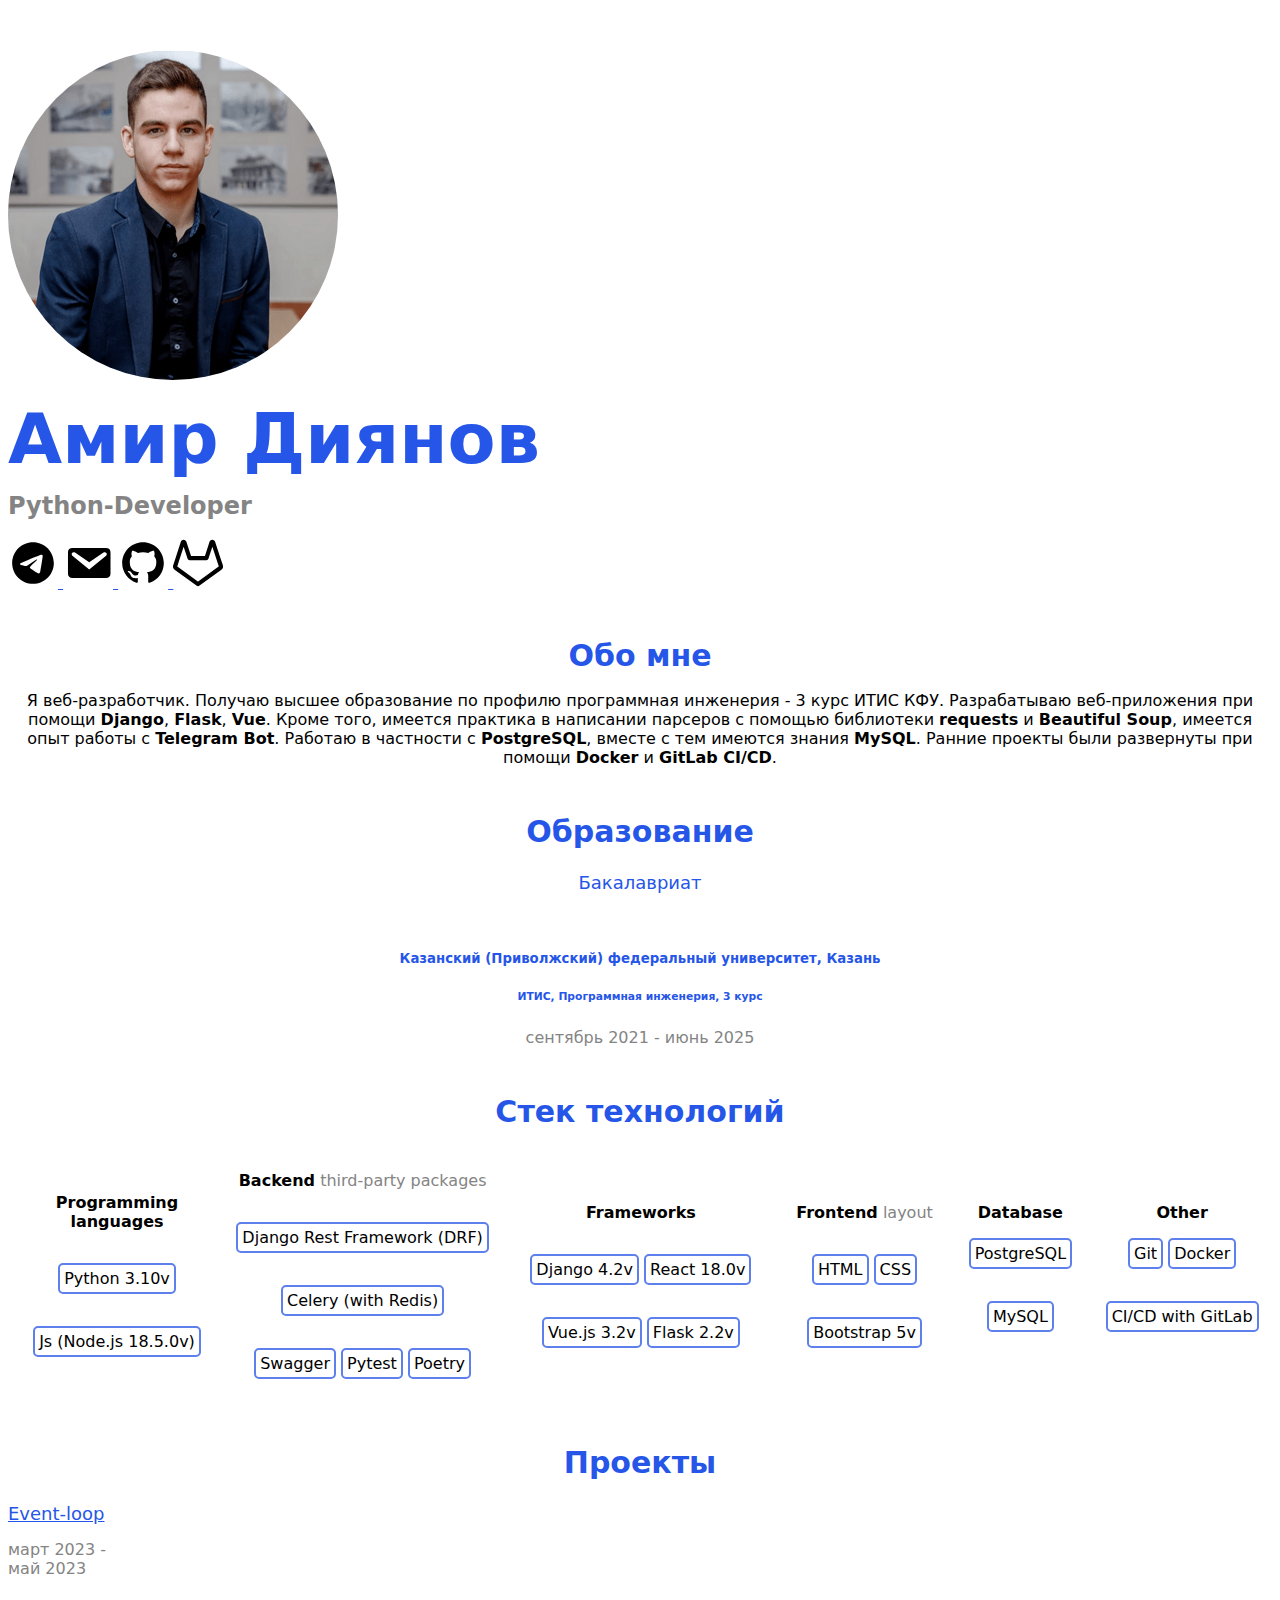
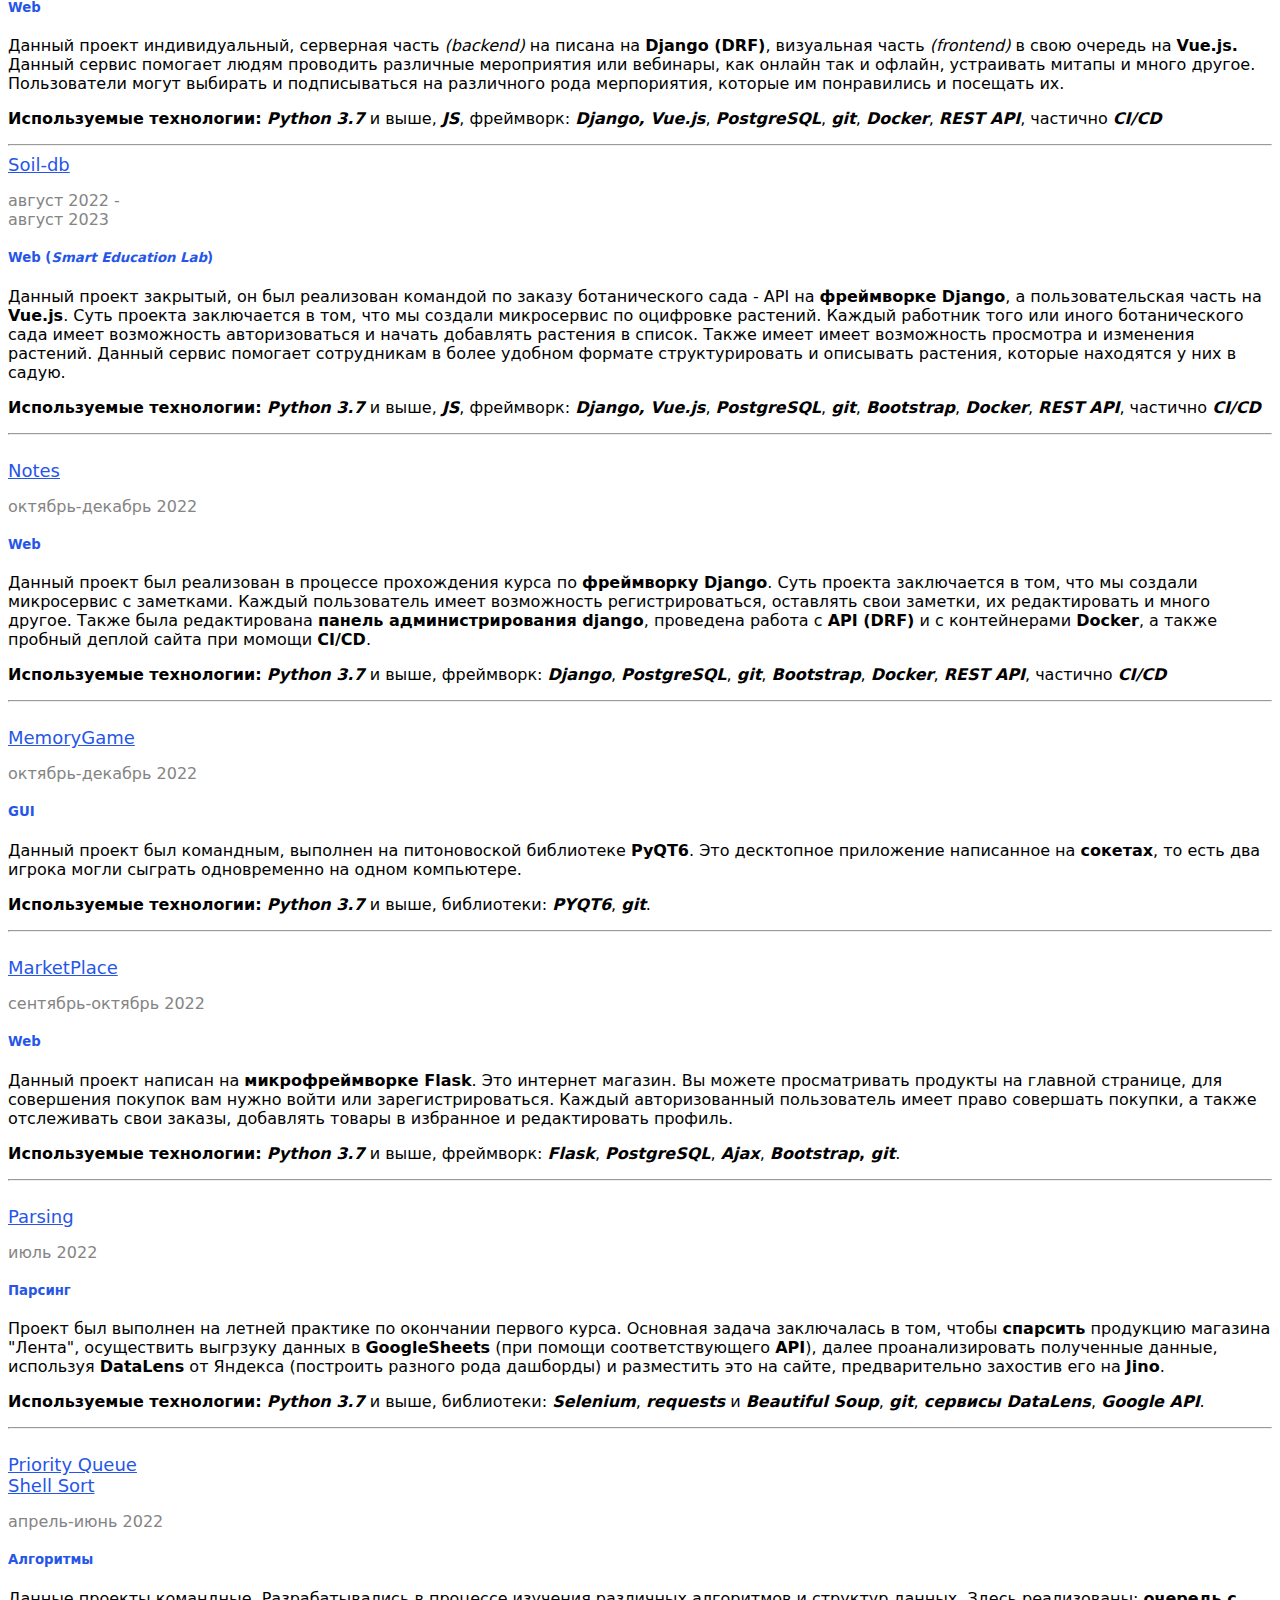
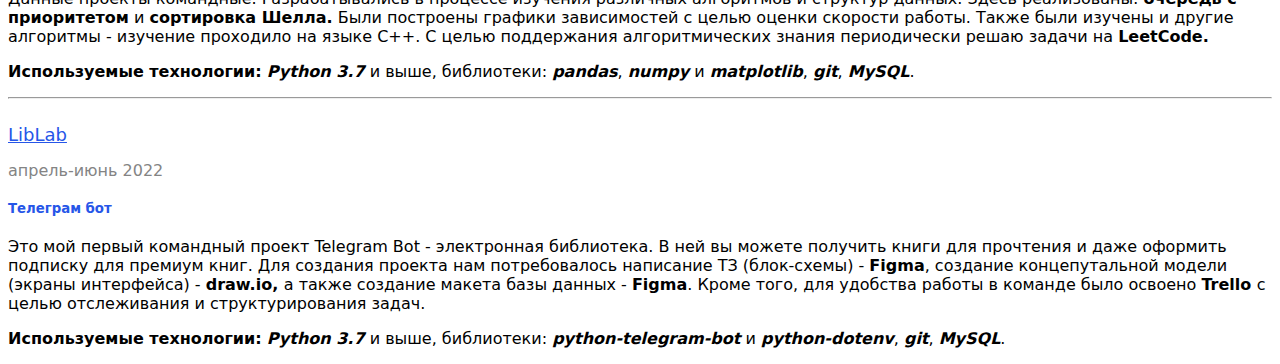
<file: index.html>
<!DOCTYPE html>
<html lang="ru">
<head>
    <meta charset="utf-8">
    <meta name="viewport" content="width=device-width, initial-scale=1.0">
    <title>Амир Диянов</title>
    <link rel="stylesheet" href="styles/style.css">
    <link href="https://cdn.jsdelivr.net/npm/bootstrap@5.2.3/dist/css/bootstrap.min.css" rel="stylesheet"
          integrity="sha384-rbsA2VBKQhggwzxH7pPCaAqO46MgnOM80zW1RWuH61DGLwZJEdK2Kadq2F9CUG65" crossorigin="anonymous">
    <script src="https://cdn.jsdelivr.net/npm/bootstrap@5.2.3/dist/js/bootstrap.bundle.min.js"
            integrity="sha384-kenU1KFdBIe4zVF0s0G1M5b4hcpxyD9F7jL+jjXkk+Q2h455rYXK/7HAuoJl+0I4"
            crossorigin="anonymous"></script>

    <meta property="og:title" content="Диянов Амир Junior Python-Dev">
    <meta property="og:description" content="Резюме">
    <meta property="og:image" content="https://example.com/image.jpg">
    <meta property="og:url" content="https://example.com/">
</head>
<body>
<header class="container" style="margin-top: 50px;">
    <div class="row justify-content-md-center">
        <div class="col col-lg-1"></div>
        <div class="col col-lg-2 image">
            <img src="images/photo.png">
        </div>
        <div class="col-md-auto main">
            <h1>Амир Диянов</h1>
            <h2>Python-Developer</h2>
            <div class="social_icons">
                <a href="https://t.me/diyanovamir" target="blank">
                    <svg width="50px" height="50px" viewBox="0 0 24 24" fill="none" xmlns="http://www.w3.org/2000/svg">
                        <path fill-rule="evenodd" clip-rule="evenodd"
                              d="M22 12C22 17.5228 17.5228 22 12 22C6.47715 22 2 17.5228 2 12C2 6.47715 6.47715 2 12 2C17.5228 2 22 6.47715 22 12ZM12.3583 9.38244C11.3857 9.787 9.44177 10.6243 6.52657 11.8944C6.05318 12.0827 5.8052 12.2669 5.78263 12.4469C5.74448 12.7513 6.12559 12.8711 6.64455 13.0343C6.71515 13.0565 6.78829 13.0795 6.86327 13.1038C7.37385 13.2698 8.06068 13.464 8.41773 13.4717C8.74161 13.4787 9.1031 13.3452 9.50219 13.0711C12.226 11.2325 13.632 10.3032 13.7202 10.2831C13.7825 10.269 13.8688 10.2512 13.9273 10.3032C13.9858 10.3552 13.98 10.4536 13.9738 10.48C13.9361 10.641 12.4401 12.0318 11.6659 12.7515C11.4246 12.9759 11.2534 13.135 11.2184 13.1714C11.14 13.2528 11.0601 13.3298 10.9833 13.4038C10.509 13.8611 10.1532 14.204 11.003 14.764C11.4114 15.0331 11.7381 15.2556 12.0641 15.4776C12.4201 15.7201 12.7752 15.9619 13.2347 16.2631C13.3517 16.3398 13.4635 16.4195 13.5724 16.4971C13.9867 16.7925 14.3589 17.0579 14.8188 17.0155C15.086 16.991 15.362 16.7397 15.5022 15.9903C15.8335 14.2193 16.4847 10.382 16.6352 8.80081C16.6484 8.66228 16.6318 8.48498 16.6185 8.40715C16.6051 8.32932 16.5773 8.21842 16.4761 8.13633C16.3563 8.03911 16.1714 8.01861 16.0886 8.02C15.7125 8.0267 15.1354 8.22735 12.3583 9.38244Z"
                              fill="#000000"/>
                    </svg>
                </a>
                <a href="mailto:amirdianov@gmail.com" target="blank">
                    <svg width="50px" height="50px" viewBox="0 0 20 20" xmlns="http://www.w3.org/2000/svg">
                        <rect x="0" fill="none" width="20" height="20"/>
                        <g>
                            <path d="M3.87 4h13.25C18.37 4 19 4.59 19 5.79v8.42c0 1.19-.63 1.79-1.88 1.79H3.87c-1.25 0-1.88-.6-1.88-1.79V5.79c0-1.2.63-1.79 1.88-1.79zm6.62 8.6l6.74-5.53c.24-.2.43-.66.13-1.07-.29-.41-.82-.42-1.17-.17l-5.7 3.86L4.8 5.83c-.35-.25-.88-.24-1.17.17-.3.41-.11.87.13 1.07z"/>
                        </g>
                    </svg>
                </a>
                <a href="https://github.com/amirdianov" target="blank">
                    <svg width="50px" height="50px" viewBox="0 0 24 24" fill="none" xmlns="http://www.w3.org/2000/svg">
                        <path fill-rule="evenodd" clip-rule="evenodd"
                              d="M12 2C6.475 2 2 6.475 2 12C2 16.425 4.8625 20.1625 8.8375 21.4875C9.3375 21.575 9.525 21.275 9.525 21.0125C9.525 20.775 9.5125 19.9875 9.5125 19.15C7 19.6125 6.35 18.5375 6.15 17.975C6.0375 17.6875 5.55 16.8 5.125 16.5625C4.775 16.375 4.275 15.9125 5.1125 15.9C5.9 15.8875 6.4625 16.625 6.65 16.925C7.55 18.4375 8.9875 18.0125 9.5625 17.75C9.65 17.1 9.9125 16.6625 10.2 16.4125C7.975 16.1625 5.65 15.3 5.65 11.475C5.65 10.3875 6.0375 9.4875 6.675 8.7875C6.575 8.5375 6.225 7.5125 6.775 6.1375C6.775 6.1375 7.6125 5.875 9.525 7.1625C10.325 6.9375 11.175 6.825 12.025 6.825C12.875 6.825 13.725 6.9375 14.525 7.1625C16.4375 5.8625 17.275 6.1375 17.275 6.1375C17.825 7.5125 17.475 8.5375 17.375 8.7875C18.0125 9.4875 18.4 10.375 18.4 11.475C18.4 15.3125 16.0625 16.1625 13.8375 16.4125C14.2 16.725 14.5125 17.325 14.5125 18.2625C14.5125 19.6 14.5 20.675 14.5 21.0125C14.5 21.275 14.6875 21.5875 15.1875 21.4875C17.1727 20.8173 18.8977 19.5415 20.1198 17.8395C21.3419 16.1376 21.9995 14.0953 22 12C22 6.475 17.525 2 12 2Z"
                              fill="#000000"/>
                    </svg>
                </a>
                <a href="https://gitlab.com/amirdianov" target="blank">
                    <svg width="50px" height="50px" viewBox="0 0 24 24" xmlns="http://www.w3.org/2000/svg" fill="none"
                         stroke="#000000" stroke-width="2" stroke-linecap="round" stroke-linejoin="round"
                         class="feather feather-gitlab">
                        <path d="M22.65 14.39L12 22.13 1.35 14.39a.84.84 0 0 1-.3-.94l1.22-3.78 2.44-7.51A.42.42 0 0 1 4.82 2a.43.43 0 0 1 .58 0 .42.42 0 0 1 .11.18l2.44 7.49h8.1l2.44-7.51A.42.42 0 0 1 18.6 2a.43.43 0 0 1 .58 0 .42.42 0 0 1 .11.18l2.44 7.51L23 13.45a.84.84 0 0 1-.35.94z"></path>
                    </svg>
                </a>
            </div>
        </div>
        <div class="col col-lg-1"></div>
    </div>
</header>
<div class="container" style="margin-top: 50px">
    <main id='main'>
        <div class="row justify-content-md-center">
            <div class="col-md-12">
                <section class="information" style="text-align: center; margin-bottom: 50px">
                    <h2>Обо мне</h2>
                    <p>Я веб-разработчик. Получаю высшее образование по профилю программная инженерия - 3 курс ИТИС КФУ.
                        Разрабатываю веб-приложения при помощи <b>Django</b>, <b>Flask</b>, <b>Vue</b>.
                        Кроме того, имеется практика в написании парсеров с помощью библиотеки <b>requests</b> и <b>Beautiful
                            Soup</b>, имеется опыт работы с <b>Telegram Bot</b>. Работаю в частности с <b>PostgreSQL</b>,
                        вместе с
                        тем
                        имеются знания <b>MySQL</b>. Ранние проекты были развернуты при помощи <b>Docker</b> и <b>GitLab
                            CI/CD</b>.</p>
                </section>
                <section class="education" style="text-align: center; margin-bottom: 50px">
                    <h2>Образование</h2>
                    <div class="container" style="margin-top: 25px">
                        <div class="row">
                            <div class="col-2 gx-0">
                                <p class="left">Бакалавриат</p>
                                <br>
                            </div>
                            <div class="col-8 gx-0 right">
                                <h5>Казанский (Приволжский) федеральный университет, Казань </h5>
                                <h6>ИТИС, Программная инженерия, 3 курс</h6>
                            </div>
                            <div class="col-2 gx-0 text-muted">
                                <p>сентябрь 2021 - июнь 2025</p>
                            </div>

                        </div>
                    </div>
                </section>
                <section class="technology" style="text-align: center; margin-bottom: 50px">
                    <h2>Стек технологий</h2>
                    <div class="container text-center" style="margin-top: 25px">
                        <table style="width: 100%">
                            <tr>
                                <td>
                                    <div class="col-auto gx-0 pt-1">
                                        <p><b>Programming languages</b></p>
                                    </div>
                                    <div class="col-auto gx-10">
                                        <p class="tag">Python 3.10v</p>
                                        <p class="tag">Js (Node.js 18.5.0v)</p>
                                    </div>
                                </td>
                                <td>
                                    <div class="col-auto gx-0 pt-1">
                                        <div>
                                            <b style="display: inline-block">Backend</b>
                                            <p class="text-muted" style="display:inline-block;">third-party packages</p>
                                        </div>
                                    </div>
                                    <div class="col-auto gx-10">
                                        <p class="tag">Django Rest Framework (DRF)</p>
                                        <p class="tag">Celery (with Redis)</p>
                                        <br>
                                        <p class="tag">Swagger</p>
                                        <p class="tag">Pytest</p>
                                        <p class="tag">Poetry</p>
                                    </div>
                                </td>
                                <td>
                                    <div class="col-auto gx-0 pt-1">
                                        <p><b>Frameworks</b></p>
                                    </div>
                                    <div class="col-auto gx-10">
                                        <p class="tag">Django 4.2v</p>
                                        <p class="tag">React 18.0v</p>
                                        <p class="tag">Vue.js 3.2v</p>
                                        <p class="tag">Flask 2.2v</p>
                                    </div>
                                </td>

                                <td>
                                    <div class="col-auto gx-0 pt-1">
                                        <div>
                                            <b style="display: inline-block">Frontend</b>
                                            <p class="text-muted" style="display:inline-block;">layout</p>
                                        </div>
                                    </div>
                                    <div class="col-auto gx-10">
                                        <p class="tag">HTML</p>
                                        <p class="tag">CSS</p>
                                        <p class="tag">Bootstrap 5v</p>
                                    </div>
                                </td>
                                <td>
                                    <div class="col-auto gx-0 pt-1">
                                        <div>
                                            <b style="display: inline-block">Database</b>
                                        </div>
                                    </div>
                                    <div class="col-auto gx-10">
                                        <p class="tag">PostgreSQL</p>
                                        <p class="tag">MySQL</p>
                                    </div>
                                </td>
                                <td>
                                    <div class="col-auto gx-0 pt-1">
                                        <div>
                                            <b style="display: inline-block">Other</b>
                                        </div>
                                    </div>
                                    <div class="col-auto gx-10">
                                        <p class="tag">Git</p>
                                        <p class="tag">Docker</p>
                                        <p class="tag">CI/CD with GitLab</p>
                                    </div>
                                </td>
                            </tr>
                        </table>
                    </div>
                </section>
                <section class="projects">
                    <h2 style="text-align: center">Проекты</h2>
                    <div class="container" style="margin-top: 25px">
                        <div class="row">
                            <div class="col-2 gx-0">
                                <a href="https://github.com/amirdianov/event-loop-project">Event-loop</a>
                                <br>
                            </div>
                            <div class="col-2 gx-0 text-muted">
                                <p>март 2023 - <br>май 2023</p>
                            </div>
                            <div class="col-8 gx-0">
                                <h5>Web</h5>
                                <p>Данный проект индивидуальный, серверная часть <i>(backend)</i> на писана на <b>Django
                                    (DRF)</b>, визуальная часть <i>(frontend)</i> в свою очередь на <b>Vue.js.</b>
                                    Данный сервис помогает людям проводить различные мероприятия или вебинары, как
                                    онлайн
                                    так и офлайн, устраивать
                                    митапы и много другое. Пользователи могут выбирать и подписываться на различного
                                    рода мерпориятия,
                                    которые им понравились и посещать их.
                                <p><strong>Используемые технологии:</strong>
                                    <b><i>Python 3.7</i></b> и выше, <b><i>JS</i></b>, фреймворк: <b><i>Django,
                                        Vue.js</i></b>,
                                    <b><i>PostgreSQL</i></b>, <b><i>git</i></b>, <b><i>Docker</i></b>, <b><i>REST
                                        API</i></b>, частично
                                    <b><i>CI/CD</i></b>
                            </div>
                        </div>
                        <hr>
                        <div class="row">
                            <div class="col-2 gx-0">
                                <a href="https://soil-db.ya.uenv.ru/">Soil-db</a>
                                <br>
                            </div>
                            <div class="col-2 gx-0 text-muted">
                                <p>август 2022 - <br>
                                    август 2023</p>
                            </div>
                            <div class="col-8 gx-0">
                                <h5>Web (<i>Smart Education Lab</i>)</h5>
                                <p>Данный проект закрытый, он был реализован командой по заказу ботанического сада - API
                                    на
                                    <b>фреймворке Django</b>, а пользовательская часть на <b>Vue.js</b>.
                                    Суть проекта заключается в том, что мы создали микросервис по оцифровке растений.
                                    Каждый
                                    работник того или иного ботанического сада имеет возможность авторизоваться и начать
                                    добавлять растения в список. Также имеет имеет возможность просмотра и изменения
                                    растений. Данный сервис помогает сотрудникам в более удобном формате структурировать
                                    и описывать растения, которые находятся у них в садую.
                                <p><strong>Используемые технологии:</strong>
                                    <b><i>Python 3.7</i></b> и выше, <b><i>JS</i></b>, фреймворк: <b><i>Django,
                                        Vue.js</i></b>,
                                    <b><i>PostgreSQL</i></b>, <b><i>git</i></b>,
                                    <b><i>Bootstrap</i></b>, <b><i>Docker</i></b>, <b><i>REST API</i></b>, частично
                                    <b><i>CI/CD</i></b>
                            </div>
                        </div>
                    </div>
                    <hr>
                    <div class="container" style="margin-top: 25px">
                        <div class="row">
                            <div class="col-2 gx-0">
                                <a href="https://github.com/amirdianov/django-test-notes-project">Notes</a>
                                <br>
                            </div>
                            <div class="col-2 gx-0 text-muted">
                                <p>октябрь-декабрь 2022</p>
                            </div>
                            <div class="col-8 gx-0">
                                <h5>Web</h5>
                                <p>Данный проект был реализован в процессе прохождения курса по <b>фреймворку Django</b>.
                                    Суть проекта заключается в том, что мы создали микросервис с заметками. Каждый
                                    пользователь имеет возможность регистрироваться, оставлять свои заметки, их
                                    редактировать и много другое. Также была редактирована <b>панель администрирования
                                        django</b>, проведена работа с <b>API (DRF)</b> и с контейнерами <b>Docker</b>,
                                    а также
                                    пробный деплой
                                    сайта при момощи <b>CI/CD</b>.
                                <p><strong>Используемые технологии:</strong>
                                    <b><i>Python 3.7</i></b> и выше, фреймворк: <b><i>Django</i></b>,
                                    <b><i>PostgreSQL</i></b>, <b><i>git</i></b>,
                                    <b><i>Bootstrap</i></b>, <b><i>Docker</i></b>, <b><i>REST API</i></b>, частично
                                    <b><i>CI/CD</i></b>
                            </div>
                        </div>
                    </div>
                    <hr>
                    <div class="container" style="margin-top: 25px">
                        <div class="row">
                            <div class="col-2 gx-0">
                                <a href="https://github.com/amirdianov/QT-memory-project">MemoryGame</a>
                                <br>
                            </div>
                            <div class="col-2 gx-0 text-muted">
                                <p>октябрь-декабрь 2022</p>
                            </div>
                            <div class="col-8 gx-0">
                                <h5>GUI</h5>
                                <p>Данный проект был командным, выполнен на питоновоской библиотеке
                                    <strong>PyQT6</strong>. Это десктопное приложение написанное на
                                    <b>сокетах</b>, то есть два игрока могли сыграть одновременно на одном компьютере.
                                <p><strong>Используемые технологии:</strong>
                                    <b><i>Python 3.7</i></b> и выше, библиотеки: <b><i>PYQT6</i></b>, <b><i>git</i></b>.
                            </div>
                        </div>
                    </div>
                    <hr>
                    <div class="container" style="margin-top: 25px">
                        <div class="row">
                            <div class="col-2 gx-0">
                                <a href="https://github.com/amirdianov/flask-marketplace-project">MarketPlace</a>
                                <br>
                            </div>
                            <div class="col-2 gx-0 text-muted">
                                <p>сентябрь-октябрь 2022</p>
                            </div>
                            <div class="col-8 gx-0">
                                <h5>Web</h5>
                                <p>Данный проект написан на <strong>микрофреймворке Flask</strong>. Это интернет
                                    магазин. Вы можете
                                    просматривать продукты на главной странице, для совершения покупок вам нужно войти
                                    или зарегистрироваться. Каждый авторизованный пользователь имеет право совершать
                                    покупки, а также отслеживать свои заказы, добавлять товары в избранное и
                                    редактировать профиль.
                                <p><strong>Используемые технологии:</strong>
                                    <b><i>Python 3.7</i></b> и выше, фреймворк: <b><i>Flask</i></b>,
                                    <b><i>PostgreSQL</i></b>, <b><i>Ajax</i></b>, <b><i>Bootstrap</i>, </b><b><i>git</i></b>.
                            </div>
                        </div>
                    </div>
                    <hr>
                    <div class="container" style="margin-top: 25px">
                        <div class="row">
                            <div class="col-2 gx-0">
                                <a href="#">Parsing</a>
                                <br>
                            </div>
                            <div class="col-2 gx-0 text-muted">
                                <p>июль 2022</p>
                            </div>
                            <div class="col-8 gx-0">
                                <h5>Парсинг</h5>
                                <p>Проект был выполнен на летней практике по окончании первого курса. Основная задача
                                    заключалась в том, чтобы <b>спарсить</b> продукцию магазина "Лента", осуществить
                                    выгрзуку
                                    данных в <b>GoogleSheets</b> (при помощи соответствующего <b>API</b>), далее
                                    проанализировать
                                    полученные данные, используя <b>DataLens</b> от Яндекса (построить разного рода
                                    дашборды) и
                                    разместить это на сайте, предварительно захостив его на <b>Jino</b>.
                                <p><strong>Используемые технологии:</strong>
                                    <b><i>Python 3.7</i></b> и выше, библиотеки: <b><i>Selenium</i></b>,
                                    <b><i>requests</i></b>
                                    и <b><i>Beautiful Soup</i></b>, <b><i>git</i></b>,
                                    <b><i>сервисы DataLens</i></b>, <b><i>Google API</i></b>.
                            </div>
                        </div>
                    </div>
                    <hr>
                    <div class="container" style="margin-top: 25px">
                        <div class="row">
                            <div class="col-2 gx-0">
                                <a href="https://github.com/amirdianov/semester-project-priority-queue">Priority
                                    Queue</a>
                                <br>
                                <a href="https://github.com/amirdianov/semester-project-priority-queue">Shell Sort</a>
                            </div>
                            <div class="col-2 gx-0 text-muted">
                                <p>апрель-июнь 2022</p>
                            </div>
                            <div class="col-8 gx-0">
                                <h5>Алгоритмы</h5>
                                <p>Данные проекты командные. Разрабатывались в процессе изучения различных алгоритмов и
                                    структур данных. Здесь реализованы: <b>очередь с приоритетом</b> и <b>сортировка
                                        Шелла.</b> Были
                                    построены графики зависимостей с целью оценки скорости работы. Также
                                    были изучены и другие алгоритмы - изучение проходило на языке C++. С целью
                                    поддержания алгоритмических знания периодически решаю задачи на <b>LeetCode.</b>
                                </p>
                                <p><strong>Используемые технологии:</strong>
                                    <b><i>Python 3.7</i></b> и выше, библиотеки: <b><i>pandas</i></b>,
                                    <b><i>numpy</i></b>
                                    и <b><i>matplotlib</i></b>, <b><i>git</i></b>,
                                    <b><i>MySQL</i></b>.
                            </div>

                        </div>
                    </div>
                    <hr>
                    <div class="container" style="margin-top: 25px">
                        <div class="row">
                            <div class="col-2 gx-0">
                                <a href="https://github.com/amirdianov/telegram-lib-lab-project">LibLab</a>
                            </div>
                            <div class="col-2 gx-0 text-muted">
                                <p>апрель-июнь 2022</p>
                            </div>
                            <div class="col-8 gx-0">
                                <h5>Телеграм бот</h5>
                                <p>Это мой первый командный проект Telegram Bot - электронная библиотека. В ней вы
                                    можете получить книги для прочтения и даже оформить подписку для премиум книг. Для
                                    создания
                                    проекта нам потребовалось написание ТЗ (блок-схемы) - <b>Figma</b>, создание
                                    концепутальной
                                    модели (экраны интерфейса) - <b>draw.io, </b> а также создание макета базы
                                    данных - <b>Figma</b>. Кроме
                                    того, для удобства работы в команде было освоено <b>Trello </b> с целью
                                    отслеживания и структурирования задач.
                                <p><strong>Используемые технологии:</strong>
                                    <b><i>Python 3.7</i></b> и выше, библиотеки: <b><i>python-telegram-bot</i></b> и <b><i>python-dotenv</i></b>,
                                    <b><i>git</i></b>,
                                    <b><i>MySQL</i></b>.
                            </div>
                        </div>
                    </div>
                </section>
            </div>
        </div>
    </main>
</div>
</body>
</html>
</file>
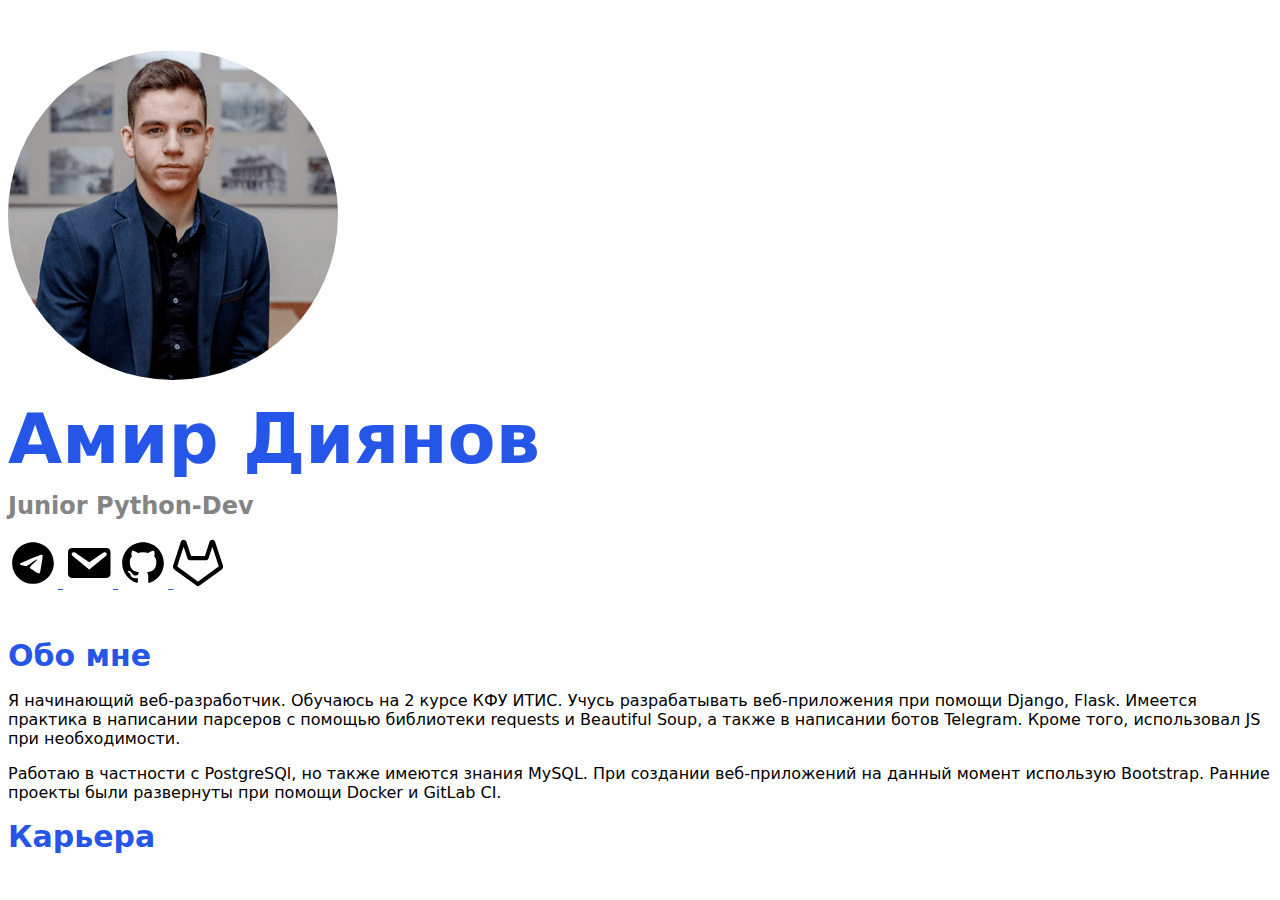
<file: cv.html>
<!DOCTYPE html>
<html lang="ru">
  <head>
    <meta charset="utf-8">
    <meta name="viewport" content="width=device-width, initial-scale=1.0">
    <title>Амир Диянов</title>
    <link rel="stylesheet" href="styles/style.css">
    <link href="https://cdn.jsdelivr.net/npm/bootstrap@5.2.3/dist/css/bootstrap.min.css" rel="stylesheet" integrity="sha384-rbsA2VBKQhggwzxH7pPCaAqO46MgnOM80zW1RWuH61DGLwZJEdK2Kadq2F9CUG65" crossorigin="anonymous">
    <script src="https://cdn.jsdelivr.net/npm/bootstrap@5.2.3/dist/js/bootstrap.bundle.min.js" integrity="sha384-kenU1KFdBIe4zVF0s0G1M5b4hcpxyD9F7jL+jjXkk+Q2h455rYXK/7HAuoJl+0I4" crossorigin="anonymous"></script>

    <meta property="og:title" content="Заголовок страницы в OG">
    <meta property="og:description" content="Описание страницы в OG">
    <meta property="og:image" content="https://example.com/image.jpg">
    <meta property="og:url" content="https://example.com/">
  </head>
  <body>
      <header class="container" style="margin-top: 50px;">
        <div class="row justify-content-md-center">
          <div class="col col-lg-1"></div>
          <div class="col col-lg-2 image">
              <img src="images/photo.png">
          </div>
          <div class="col-md-auto main">
            <h1>Амир Диянов</h1>
            <h2>Junior Python-Dev</h2>
            <div class="social_icons">
              <a href="https://t.me/diyanovamir" target="blank">  
              <svg width="50px" height="50px" viewBox="0 0 24 24" fill="none" xmlns="http://www.w3.org/2000/svg">
              <path fill-rule="evenodd" clip-rule="evenodd" d="M22 12C22 17.5228 17.5228 22 12 22C6.47715 22 2 17.5228 2 12C2 6.47715 6.47715 2 12 2C17.5228 2 22 6.47715 22 12ZM12.3583 9.38244C11.3857 9.787 9.44177 10.6243 6.52657 11.8944C6.05318 12.0827 5.8052 12.2669 5.78263 12.4469C5.74448 12.7513 6.12559 12.8711 6.64455 13.0343C6.71515 13.0565 6.78829 13.0795 6.86327 13.1038C7.37385 13.2698 8.06068 13.464 8.41773 13.4717C8.74161 13.4787 9.1031 13.3452 9.50219 13.0711C12.226 11.2325 13.632 10.3032 13.7202 10.2831C13.7825 10.269 13.8688 10.2512 13.9273 10.3032C13.9858 10.3552 13.98 10.4536 13.9738 10.48C13.9361 10.641 12.4401 12.0318 11.6659 12.7515C11.4246 12.9759 11.2534 13.135 11.2184 13.1714C11.14 13.2528 11.0601 13.3298 10.9833 13.4038C10.509 13.8611 10.1532 14.204 11.003 14.764C11.4114 15.0331 11.7381 15.2556 12.0641 15.4776C12.4201 15.7201 12.7752 15.9619 13.2347 16.2631C13.3517 16.3398 13.4635 16.4195 13.5724 16.4971C13.9867 16.7925 14.3589 17.0579 14.8188 17.0155C15.086 16.991 15.362 16.7397 15.5022 15.9903C15.8335 14.2193 16.4847 10.382 16.6352 8.80081C16.6484 8.66228 16.6318 8.48498 16.6185 8.40715C16.6051 8.32932 16.5773 8.21842 16.4761 8.13633C16.3563 8.03911 16.1714 8.01861 16.0886 8.02C15.7125 8.0267 15.1354 8.22735 12.3583 9.38244Z" fill="#000000"/>
              </svg>
              </a>
              <a href="mailto:amirdianov@gmail.com" target="blank"> 
              <svg width="50px" height="50px" viewBox="0 0 20 20" xmlns="http://www.w3.org/2000/svg">
              <rect x="0" fill="none" width="20" height="20"/>
              <g>
              <path d="M3.87 4h13.25C18.37 4 19 4.59 19 5.79v8.42c0 1.19-.63 1.79-1.88 1.79H3.87c-1.25 0-1.88-.6-1.88-1.79V5.79c0-1.2.63-1.79 1.88-1.79zm6.62 8.6l6.74-5.53c.24-.2.43-.66.13-1.07-.29-.41-.82-.42-1.17-.17l-5.7 3.86L4.8 5.83c-.35-.25-.88-.24-1.17.17-.3.41-.11.87.13 1.07z"/>
              </g>
              </svg>
              </a>
              <a href="https://github.com/amirdianov?tab=repositories" target="blank">
                <svg width="50px" height="50px" viewBox="0 0 24 24" fill="none" xmlns="http://www.w3.org/2000/svg">
                <path fill-rule="evenodd" clip-rule="evenodd" d="M12 2C6.475 2 2 6.475 2 12C2 16.425 4.8625 20.1625 8.8375 21.4875C9.3375 21.575 9.525 21.275 9.525 21.0125C9.525 20.775 9.5125 19.9875 9.5125 19.15C7 19.6125 6.35 18.5375 6.15 17.975C6.0375 17.6875 5.55 16.8 5.125 16.5625C4.775 16.375 4.275 15.9125 5.1125 15.9C5.9 15.8875 6.4625 16.625 6.65 16.925C7.55 18.4375 8.9875 18.0125 9.5625 17.75C9.65 17.1 9.9125 16.6625 10.2 16.4125C7.975 16.1625 5.65 15.3 5.65 11.475C5.65 10.3875 6.0375 9.4875 6.675 8.7875C6.575 8.5375 6.225 7.5125 6.775 6.1375C6.775 6.1375 7.6125 5.875 9.525 7.1625C10.325 6.9375 11.175 6.825 12.025 6.825C12.875 6.825 13.725 6.9375 14.525 7.1625C16.4375 5.8625 17.275 6.1375 17.275 6.1375C17.825 7.5125 17.475 8.5375 17.375 8.7875C18.0125 9.4875 18.4 10.375 18.4 11.475C18.4 15.3125 16.0625 16.1625 13.8375 16.4125C14.2 16.725 14.5125 17.325 14.5125 18.2625C14.5125 19.6 14.5 20.675 14.5 21.0125C14.5 21.275 14.6875 21.5875 15.1875 21.4875C17.1727 20.8173 18.8977 19.5415 20.1198 17.8395C21.3419 16.1376 21.9995 14.0953 22 12C22 6.475 17.525 2 12 2Z" fill="#000000"/>
                </svg>
              </a>
              <a href="https://gitlab.com/amirdianov" target="blank">
              <svg width="50px" height="50px" viewBox="0 0 24 24" xmlns="http://www.w3.org/2000/svg" fill="none" stroke="#000000" stroke-width="2" stroke-linecap="round" stroke-linejoin="round" class="feather feather-gitlab"><path d="M22.65 14.39L12 22.13 1.35 14.39a.84.84 0 0 1-.3-.94l1.22-3.78 2.44-7.51A.42.42 0 0 1 4.82 2a.43.43 0 0 1 .58 0 .42.42 0 0 1 .11.18l2.44 7.49h8.1l2.44-7.51A.42.42 0 0 1 18.6 2a.43.43 0 0 1 .58 0 .42.42 0 0 1 .11.18l2.44 7.51L23 13.45a.84.84 0 0 1-.35.94z"></path></svg>
              </a>
            </div>
          </div>
          <div class="col col-lg-1"></div>
        </div>
      </header>
      <div class="container" style="margin-top: 50px">
        <main id='main'>
            <div class="row justify-content-md-center">
              <div class="col-md-auto">
                <section>
                  <h2>Обо мне</h2>
                  <p>Я начинающий веб-разработчик. Обучаюсь на 2 курсе КФУ ИТИС. Учусь разрабатывать веб-приложения при помощи Django, Flask. Имеется практика в написании парсеров с помощью библиотеки requests и Beautiful Soup, а также в написании ботов Telegram. Кроме того, использовал JS при необходимости. 
                  <p> Работаю в частности с PostgreSQl, но также имеются знания MySQL. При создании веб-приложений на данный момент использую Bootstrap. Ранние проекты были развернуты при помощи Docker и GitLab CI.  </p>
                </section>
                <section>
                  <h2>Карьера</h2>
                </section>
              </div>
            </div>
        </main>
      </div>
  </body>
</html>
</file>
<file: styles/style.css>
body {
    font-family: Roboto, system-ui, -apple-system, "Segoe UI", Roboto, "Helvetica Neue", Arial, "Noto Sans", "Liberation Sans", sans-serif, "Apple Color Emoji", "Segoe UI Emoji", "Segoe UI Symbol", "Noto Color Emoji";
}

a {
    color: #2656E8;
}

img {
    max-width: 100%;
    max-height: 100%;
    border-radius: 50%;
}

header h1 {
    color: #2656E8;
    font-size: 70px;
    line-height: 1;
    margin: 0;
    margin-top: 20px;
}

header h2 {
    color: #848484;
    font-size: 24px;
    line-height: 1;
    margin: 0;
    margin-top: 20px;
}

header .social_icons {
    line-height: 1;
    margin: 0;
    margin-top: 20px;
}

main h2 {
    color: #2656E8;
    font-size: 30px;
    line-height: 1;
    margin: 0;
    margin-top: 20px;
    margin-bottom: 20px;
}

main h5 {
    color: #2656E8;
    line-height: 1;
}

.education .left {
    color: #2656E8;
    font-size: 18px;

}

.education .right {
    color: #2656E8;
}

.tag {
    border: 2px solid #5d80ec;
    display: inline-block;
    border-radius: 5px;
    padding: 4px;
}


.text-muted {
    color: #848484;
}

#main a {
    font-size: 18px
}
</file>
